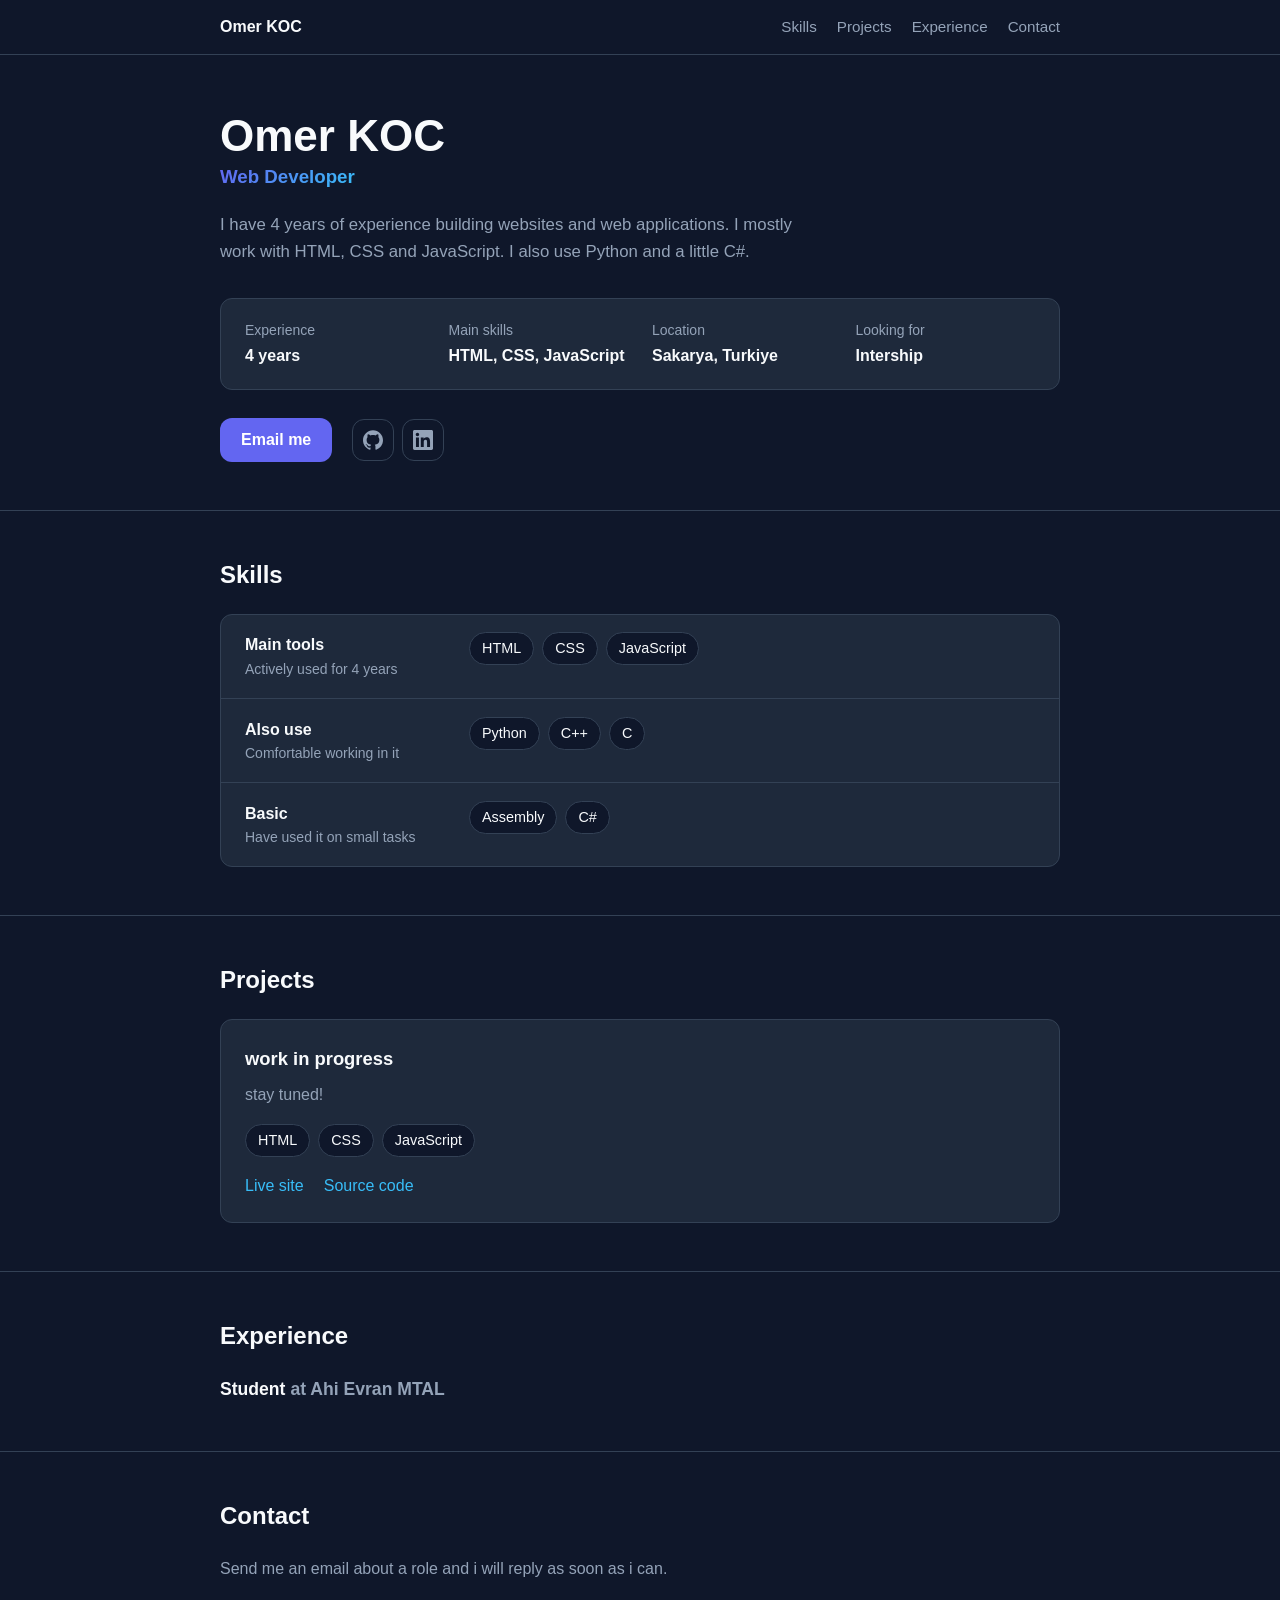
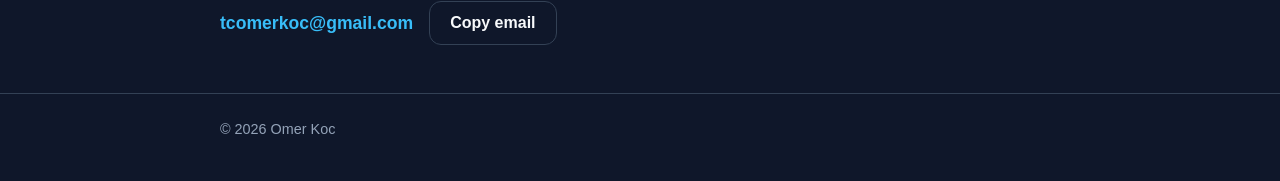
<file: index.html>
<!DOCTYPE html>
<html lang="en">
<head>
  <meta charset="UTF-8">
  <meta name="viewport" content="width=device-width, initial-scale=1">
  <title>Omer Koc - Web developer</title>
  <meta name="description" content="Web developer with 4 years of experience. HTML, CSS, JavaScript, Python and C#.">
  <link rel="stylesheet" href="portfolio.css">
  
</head>

<body>

  <header class="topbar">
    <div class="container">
      <span class="brand">Omer KOC</span>
      <nav aria-label="Page sections">
        <a href="#skills">Skills</a>
        <a href="#projects">Projects</a>
        <a href="#experience">Experience</a>
        <a href="#contact">Contact</a>
      </nav>
    </div>
  </header>

  <main>

   
    <section class="hero">
      <div class="container">
        <h1>Omer KOC</h1>
        <h3><span class="text-gradient">Web Developer</span></h3>
        <p class="summary">
          I have 4 years of experience building websites and web applications.
          I mostly work with HTML, CSS and JavaScript. I also use Python
          and a little C#.
        </p>

        <dl class="facts">
          <div>
            <dt>Experience</dt>
            <dd>4 years</dd>
          </div>
          <div>
            <dt>Main skills</dt>
            <dd>HTML, CSS, JavaScript</dd>
          </div>
          <div>
            <dt>Location</dt>
            <dd>Sakarya, Turkiye</dd>
          </div>
          <div>
            <dt>Looking for</dt>
            <dd>Intership</dd>
          </div>
        </dl>

        <div class="actions">
          <a class="btn btn-primary" data-email href="mailto:tcomerkoc@gmail.com">Email me</a>
          <div class="socials">
            <a href="https://youtu.be/dQw4w9WgXcQ?si=91-mJ8QomC-gG0Zm" target="_blank" aria-label="GitHub">
              <svg viewBox="0 0 24 24" aria-hidden="true"><path d="M12 .297c-6.63 0-12 5.373-12 12 0 5.303 3.438 9.8 8.205 11.385.6.113.82-.258.82-.577 0-.285-.01-1.04-.015-2.04-3.338.724-4.042-1.61-4.042-1.61C4.422 18.07 3.633 17.7 3.633 17.7c-1.087-.744.084-.729.084-.729 1.205.084 1.838 1.236 1.838 1.236 1.07 1.835 2.809 1.305 3.495.998.108-.776.417-1.305.76-1.605-2.665-.3-5.466-1.332-5.466-5.93 0-1.31.465-2.38 1.235-3.22-.135-.303-.54-1.523.105-3.176 0 0 1.005-.322 3.3 1.23.96-.267 1.98-.399 3-.405 1.02.006 2.04.138 3 .405 2.28-1.552 3.285-1.23 3.285-1.23.645 1.653.24 2.873.12 3.176.765.84 1.23 1.91 1.23 3.22 0 4.61-2.805 5.625-5.475 5.92.42.36.81 1.096.81 2.22 0 1.606-.015 2.896-.015 3.286 0 .315.21.69.825.57C20.565 22.092 24 17.592 24 12.297c0-6.627-5.373-12-12-12"/></svg>
            </a>
            <a href="https://youtu.be/dQw4w9WgXcQ?si=91-mJ8QomC-gG0Zm" target="_blank"  aria-label="LinkedIn">
              <svg viewBox="0 0 24 24" aria-hidden="true"><path d="M20.447 20.452h-3.554v-5.569c0-1.328-.027-3.037-1.852-3.037-1.853 0-2.136 1.445-2.136 2.939v5.667H9.351V9h3.414v1.561h.046c.477-.9 1.637-1.85 3.37-1.85 3.601 0 4.267 2.37 4.267 5.455v6.286zM5.337 7.433c-1.144 0-2.063-.926-2.063-2.065 0-1.138.92-2.063 2.063-2.063 1.14 0 2.064.925 2.064 2.063 0 1.139-.925 2.065-2.064 2.065zm1.782 13.019H3.555V9h3.564v11.452zM22.225 0H1.771C.792 0 0 .774 0 1.729v20.542C0 23.227.792 24 1.771 24h20.451C23.2 24 24 23.227 24 22.271V1.729C24 .774 23.2 0 22.222 0h.003z"/></svg>
            </a>
          </div>
        </div>
      </div>
    </section>

    <section id="skills">
      <div class="container">
        <h2>Skills</h2>
        <div class="skills">
          <div class="skill-row">
            <h3>Main tools <span class="level">Actively used for 4 years</span></h3>
            <div class="chips">
              <span class="chip">HTML</span>
              <span class="chip">CSS</span>
              <span class="chip">JavaScript</span>
            </div>
          </div>
          <div class="skill-row">
            <h3>Also use <span class="level">Comfortable working in it</span></h3>
            <div class="chips">
              <span class="chip">Python</span>
              <span class="chip">C++</span>
              <span class="chip">C</span>
            </div>
          </div>
          <div class="skill-row">
            <h3>Basic <span class="level">Have used it on small tasks</span></h3>
            <div class="chips">
              <span class="chip">Assembly</span>
              <span class="chip">C#</span>
            </div>
          </div>
        </div>
      </div>
    </section>

    <section id="projects">
      <div class="container">
        <h2>Projects</h2>
        <div class="projects">

          <article class="project">
            <h3>work in progress</h3>
            <p>stay tuned!</p>
            <div class="chips">
              <span class="chip">HTML</span>
              <span class="chip">CSS</span>
              <span class="chip">JavaScript</span>
            </div>
            <div class="links">
              <a href="">Live site</a>
              <a href="">Source code</a>
            </div>
          </article>
        </div>
      </div>
    </section>

    <section id="experience">
      <div class="container">
        <h2>Experience</h2>

        <div class="job">
          <div class="job-head">
            <h3>Student <span class="company">at Ahi Evran MTAL</span></h3>
          </div>
        </div>
    </section>

    <section id="contact" class="contact">
      <div class="container">
        <h2>Contact</h2>
        <p>Send me an email about a role and i will reply as soon as i can.</p>
        <div class="actions">
          <a class="email-line" data-email data-email-text href="mailto:tcomerkoc@gmail.com">tcomerkoc@gmail.com</a>
          <button class="btn btn-secondary" type="button" id="copy-email">Copy email</button>
        </div>
      </div>
    </section>

  </main>

  <footer>
    <div class="container">
      &copy; <span id="year">2026</span> Omer Koc
    </div>
  </footer>

  <script>
    const EMAIL = "tcomerkoc@gmail.com";

    document.querySelectorAll("[data-email]").forEach(function (el) {
      el.setAttribute("href", "mailto:" + EMAIL);
      if (el.hasAttribute("data-email-text")) el.textContent = EMAIL;
    });

    document.getElementById("year").textContent = new Date().getFullYear();

    var copyButton = document.getElementById("copy-email");
    copyButton.addEventListener("click", function () {
      var done = function () {
        copyButton.textContent = "Copied";
        setTimeout(function () { copyButton.textContent = "Copy email"; }, 2000);
      };
      if (navigator.clipboard && navigator.clipboard.writeText) {
        navigator.clipboard.writeText(EMAIL).then(done, function () {});
      }
    });
  </script>

</body>
</html>
</file>
<file: portfolio.css>
:root {
  --bg-dark: #0f172a;
  --bg-card: #1e293b;
  --text-main: #f8fafc;
  --text-muted: #94a3b8;
  --primary: #6366f1;
  --primary-hover: #4f46e5;
  --accent: #38bdf8;
  --font-sans: 'Inter', sans-serif;
  --radius: 12px;
  --transition: all 0.3s ease;
  --border: #334155;
}

*, *::before, *::after { 
  box-sizing: border-box; 
}

html { 
  -webkit-text-size-adjust: 100%; 
  scroll-snap-type: y mandatory;   
  scroll-padding-top: var(--topbar-h, 60px);
}

@media (prefers-reduced-motion: no-preference) {
  html { scroll-behavior: smooth; }
}

body {
  margin: 0;
  background: var(--bg-dark);
  color: var(--text-main);
  font-family: var(--font-sans), system-ui, -apple-system, "Segoe UI", Roboto, Arial, sans-serif;
  font-size: 1rem;
  line-height: 1.6;
}

a { 
  color: var(--accent); 
  text-decoration: none; 
  transition: var(--transition);
}
a:hover { 
  text-decoration: underline; 
}

:focus-visible {
  outline: 2px solid var(--accent);
  outline-offset: 3px;
  border-radius: 4px;
}

h1, h2, h3, p, ul { 
  margin: 0; 
}

ul { 
  padding: 0; 
  list-style: none; 
}

.container {
  width: 100%;
  max-width: 880px;
  margin: 0 auto;
  padding: 0 1.25rem;
}

.topbar {
  position: sticky;
  top: 0;
  z-index: 10;
  border-bottom: 1px solid var(--border);
  background: var(--bg-dark);
}

.topbar .container {
  display: flex;
  flex-wrap: wrap;
  align-items: center;
  justify-content: space-between;
  gap: 0.5rem 1.5rem;
  padding-top: 0.9rem;
  padding-bottom: 0.9rem;
}

.topbar .brand { 
  font-weight: 600; 
  color: var(--text-main); 
}

.topbar nav {
 display: flex; 
 flex-wrap: wrap; 
 gap: 0.25rem 1.25rem;
}

.topbar nav a { 
  color: var(--text-muted); 
  font-size: 0.95rem; 
}

.topbar nav a:hover { 
  color: var(--text-main); 
  text-decoration: none; 
}

section { 
  padding: 3rem 0; 
  scroll-snap-align: start;
}

section + section { 
  border-top: 1px solid var(--border); 
}

h2 { 
  font-size: 1.5rem; 
  font-weight: 700; 
  line-height: 1.3; 
  margin-bottom: 1.5rem; 
}

.hero { 
  padding: 3.5rem 0 3rem; 
}

.hero h1 { 
  font-size: clamp(2rem, 5vw, 2.75rem); 
  font-weight: 700; 
  line-height: 1.15; 
}

.hero .role {
 margin-top: 0.5rem; 
 font-size: 1.25rem; 
 color: var(--accent); 
 font-weight: 500; 
}

.hero .summary { 
  margin-top: 1.25rem; 
  max-width: 62ch; 
  color: var(--text-muted); 
  font-size: 1.05rem; 
}

.facts {
  margin-top: 2rem;
  display: grid;
  grid-template-columns: repeat(auto-fit, minmax(170px, 1fr));
  gap: 1rem 1.5rem;
  padding: 1.25rem 1.5rem;
  background: var(--bg-card);
  border: 1px solid var(--border);
  border-radius: var(--radius);
}

.facts dt { 
  color: var(--text-muted); 
  font-size: 0.875rem; 
}

.facts dd { 
  margin: 0.15rem 0 0; 
  font-weight: 600; 
}

.actions {
  margin-top: 1.75rem;
  display: flex;
  flex-wrap: wrap;
  align-items: center;
  gap: 0.75rem 1rem;
}

.btn {
  display: inline-block;
  padding: 0.7rem 1.25rem;
  border-radius: var(--radius);
  font: inherit;
  font-weight: 600;
  line-height: 1.2;
  cursor: pointer;
  border: 1px solid transparent;
  transition: var(--transition);
}
.btn:hover { 
  text-decoration: none; 
}

.btn-primary { 
  background: var(--primary); 
  color: #fff; 
}
.btn-primary:hover { 
  background: var(--primary-hover); 
}
.btn-secondary { 
  background: transparent; 
  color: var(--text-main); 
  border-color: var(--border); 
}
.btn-secondary:hover { 
  background: var(--bg-card); 
}

.text-gradient {
  background: linear-gradient(135deg, var(--primary), var(--accent));
  background-clip: text;
  -webkit-background-clip: text;
  -webkit-text-fill-color: transparent;
}

.socials { 
  display: flex; 
  gap: 0.5rem; 
  margin-left: 0.25rem;
}

.socials a {
  display: inline-flex;
  align-items: center;
  justify-content: center;
  width: 42px;
  height: 42px;
  border-radius: var(--radius);
  color: var(--text-muted);
  border: 1px solid var(--border);
  transition: var(--transition);
}
.socials a:hover { 
  color: var(--text-main); 
  background: var(--bg-card); 
  text-decoration: none; 
}
.socials svg { 
  width: 20px; 
  height: 20px; 
  fill: currentColor; 
}

.skills {
  background: var(--bg-card);
  border: 1px solid var(--border);
  border-radius: var(--radius);
}

.skill-row {
  display: grid;
  grid-template-columns: 200px 1fr;
  gap: 0.5rem 1.5rem;
  padding: 1.1rem 1.5rem;
  align-items: start;
}

.skill-row + .skill-row { 
  border-top: 1px solid var(--border);
}

.skill-row h3 { 
  font-size: 1rem; 
  font-weight: 600; 
}

.skill-row .level { 
  color: var(--text-muted); 
  font-size: 0.875rem; 
  font-weight: 400; 
  display: block; 
}

.chips { 
  display:
   flex; 
   flex-wrap: 
   wrap; 
   gap: 0.5rem; 
  }

.chip {
  padding: 0.25rem 0.75rem;
  border: 1px solid var(--border);
  border-radius: 999px;
  background: var(--bg-dark);
  font-size: 0.9rem;
}

.projects { 
  display: grid; 
  gap: 1rem; 
}

.project {
  padding: 1.5rem;
  background: var(--bg-card);
  border: 1px solid var(--border);
  border-radius: var(--radius);
}

.project h3 { 
  font-size: 1.15rem; 
  font-weight: 600; 
}

.project p {
  margin-top: 0.5rem; 
  max-width: 65ch; 
  color: var(--text-muted); 
}

.project .chips { 
  margin-top: 1rem; 
}

.project .links { 
  margin-top: 1rem; 
  display: flex; 
  gap: 1.25rem; 
  font-weight: 500; 
}

.job + .job {
 margin-top: 2rem; 
}

.job-head { 
  display: flex; 
  flex-wrap: wrap; 
  justify-content: space-between; 
  gap: 0.25rem 1rem; 
}

.job h3 { 
  font-size: 1.1rem; 
  font-weight: 600; 
}


.job .company { 
  color: var(--text-muted); 
}

.job .dates { 
  color: var(--text-muted); 
  font-size: 0.95rem; 
}

.job ul { 
  margin-top: 0.75rem; 
  max-width: 65ch; 
}

.job li { 
  position: relative; 
  padding-left: 1.1rem; 
  color: var(--text-muted); 
}

.job li + li { 
  margin-top: 0.35rem; 
}

.job li::before {
  content: "";
  position: absolute;
  left: 0;
  top: 0.7em;
  width: 5px;
  height: 5px;
  border-radius: 50%;
  background: var(--text-muted);
}

.contact p { 
  color: var(--text-muted); 
  max-width: 55ch; 
}

.contact .actions { 
  margin-top: 1.25rem; 
}

.email-line { 
  font-weight: 600; 
  font-size: 1.1rem; 
}


footer {
  border-top: 1px solid var(--border);
  padding: 1.5rem 0 2.5rem;
  color: var(--text-muted);
  font-size: 0.9rem;
}

@media (max-width: 600px) {
  section { padding: 2.25rem 0; }
  .hero { padding: 2.25rem 0; }
  .skill-row { grid-template-columns: 1fr; padding: 1rem 1.1rem; }
  .facts { padding: 1rem 1.1rem; }
  .project { padding: 1.1rem; }
}

@media (prefers-reduced-motion: reduce) {
  * { transition: none !important; }
}
</file>
